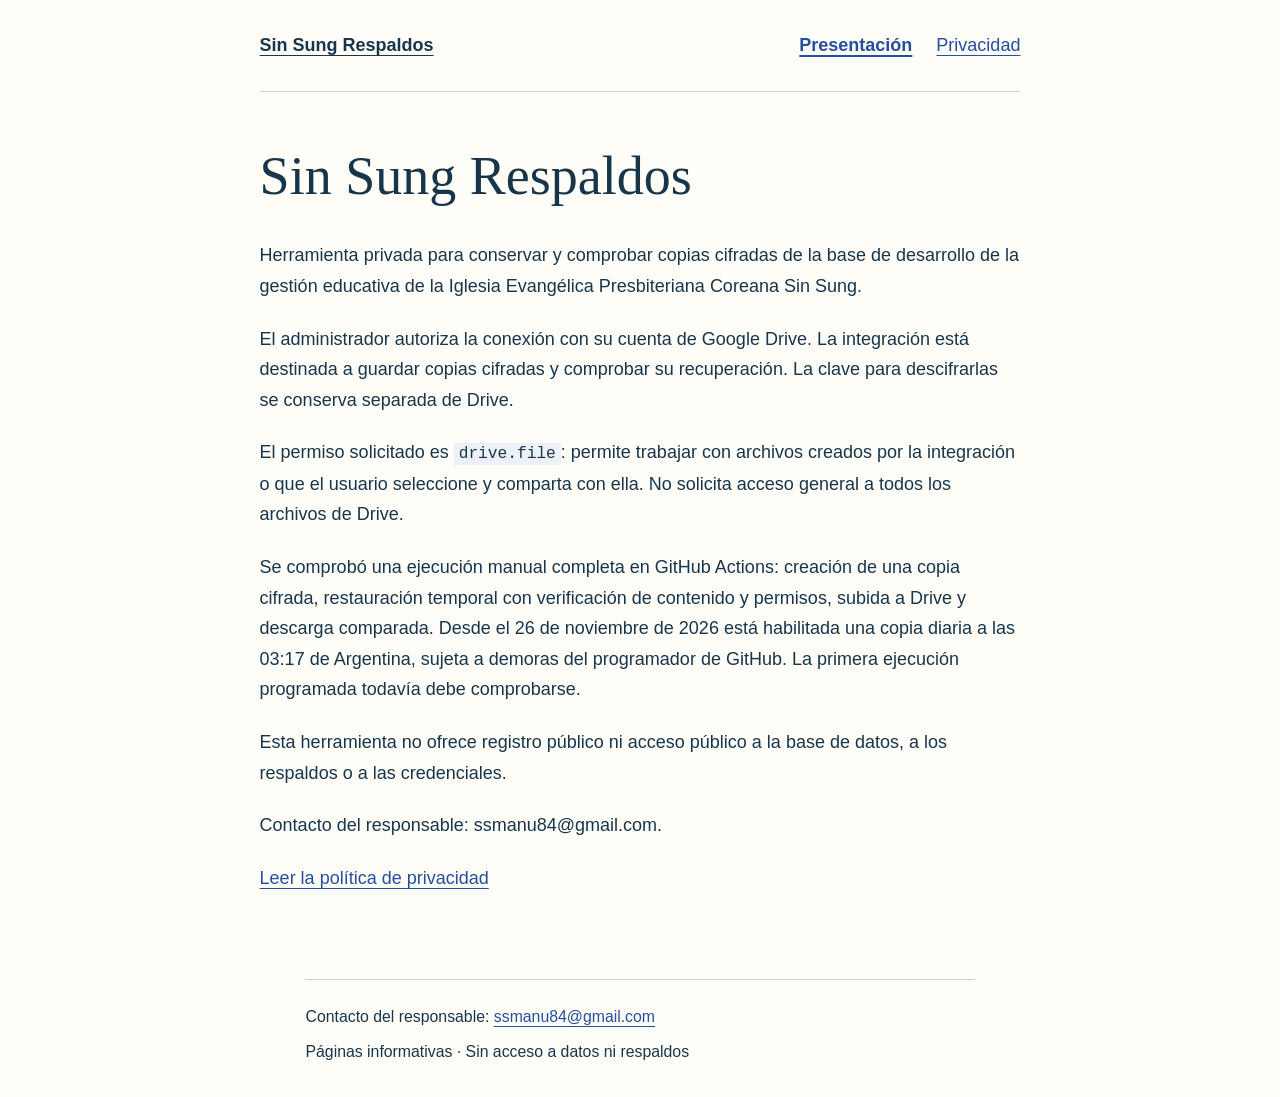
<file: index.html>
<!doctype html>
<html lang="es"><head><meta charset="utf-8"><meta name="viewport" content="width=device-width, initial-scale=1"><meta name="description" content="Información y privacidad de la herramienta privada Sin Sung Respaldos."><meta name="referrer" content="strict-origin-when-cross-origin"><title>Sin Sung Respaldos</title><link rel="stylesheet" href="./styles.css"></head>
<body><a class="skip" href="#contenido">Ir al contenido</a><header><a class="brand" href="./">Sin Sung Respaldos</a><nav aria-label="Información"><a href="./" aria-current="page">Presentación</a><a href="./privacidad/" >Privacidad</a></nav></header><main id="contenido"><h1>Sin Sung Respaldos</h1>
<p>Herramienta privada para conservar y comprobar copias cifradas de la base de desarrollo de la gestión educativa de la Iglesia Evangélica Presbiteriana Coreana Sin Sung.</p>
<p>El administrador autoriza la conexión con su cuenta de Google Drive. La integración está destinada a guardar copias cifradas y comprobar su recuperación. La clave para descifrarlas se conserva separada de Drive.</p>
<p>El permiso solicitado es <code>drive.file</code>: permite trabajar con archivos creados por la integración o que el usuario seleccione y comparta con ella. No solicita acceso general a todos los archivos de Drive.</p>
<p>Se comprobó una ejecución manual completa en GitHub Actions: creación de una copia cifrada, restauración temporal con verificación de contenido y permisos, subida a Drive y descarga comparada. Desde el 26 de noviembre de 2026 está habilitada una copia diaria a las 03:17 de Argentina, sujeta a demoras del programador de GitHub. La primera ejecución programada todavía debe comprobarse.</p>
<p>Esta herramienta no ofrece registro público ni acceso público a la base de datos, a los respaldos o a las credenciales.</p>
<p>Contacto del responsable: ssmanu84@gmail.com.</p>
<p><a href="./privacidad/">Leer la política de privacidad</a></p></main><footer><p>Contacto del responsable: <a href="mailto:ssmanu84@gmail.com">ssmanu84@gmail.com</a></p><p>Páginas informativas · Sin acceso a datos ni respaldos</p></footer></body></html>
</file>
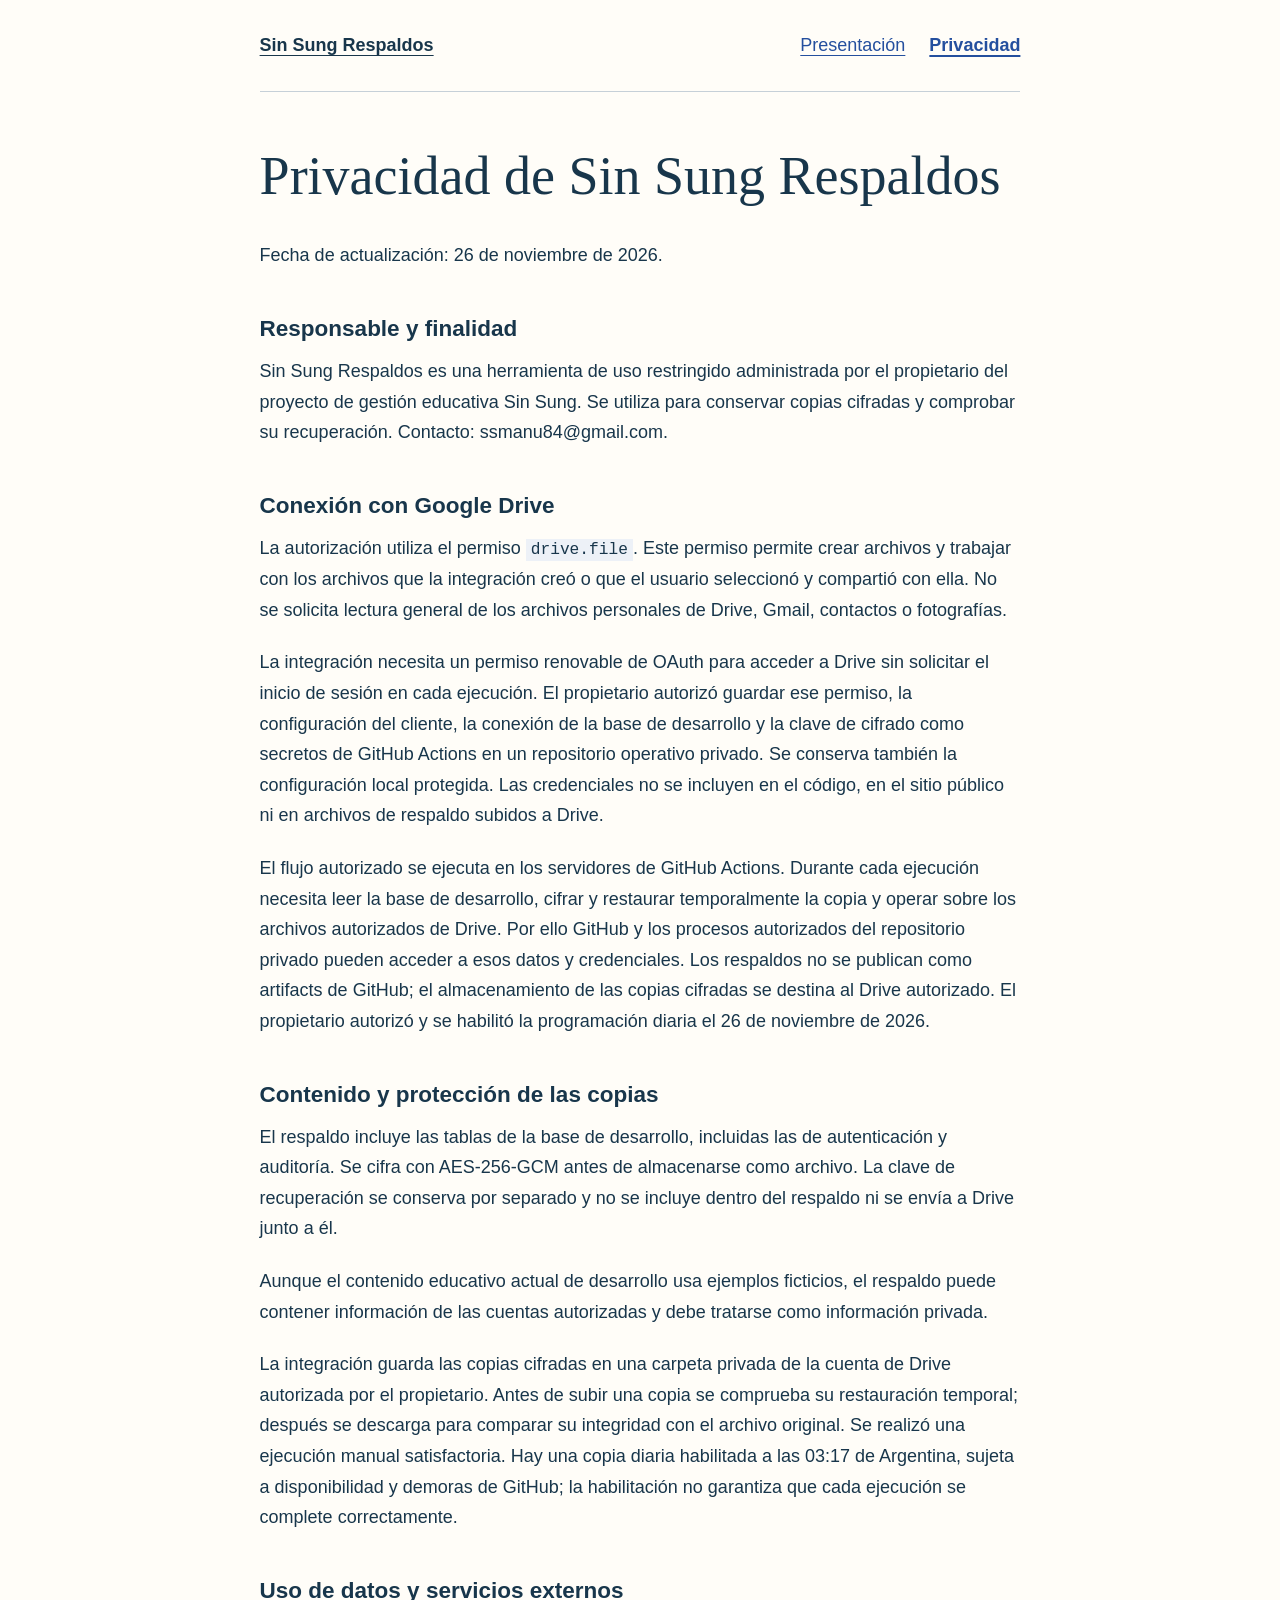
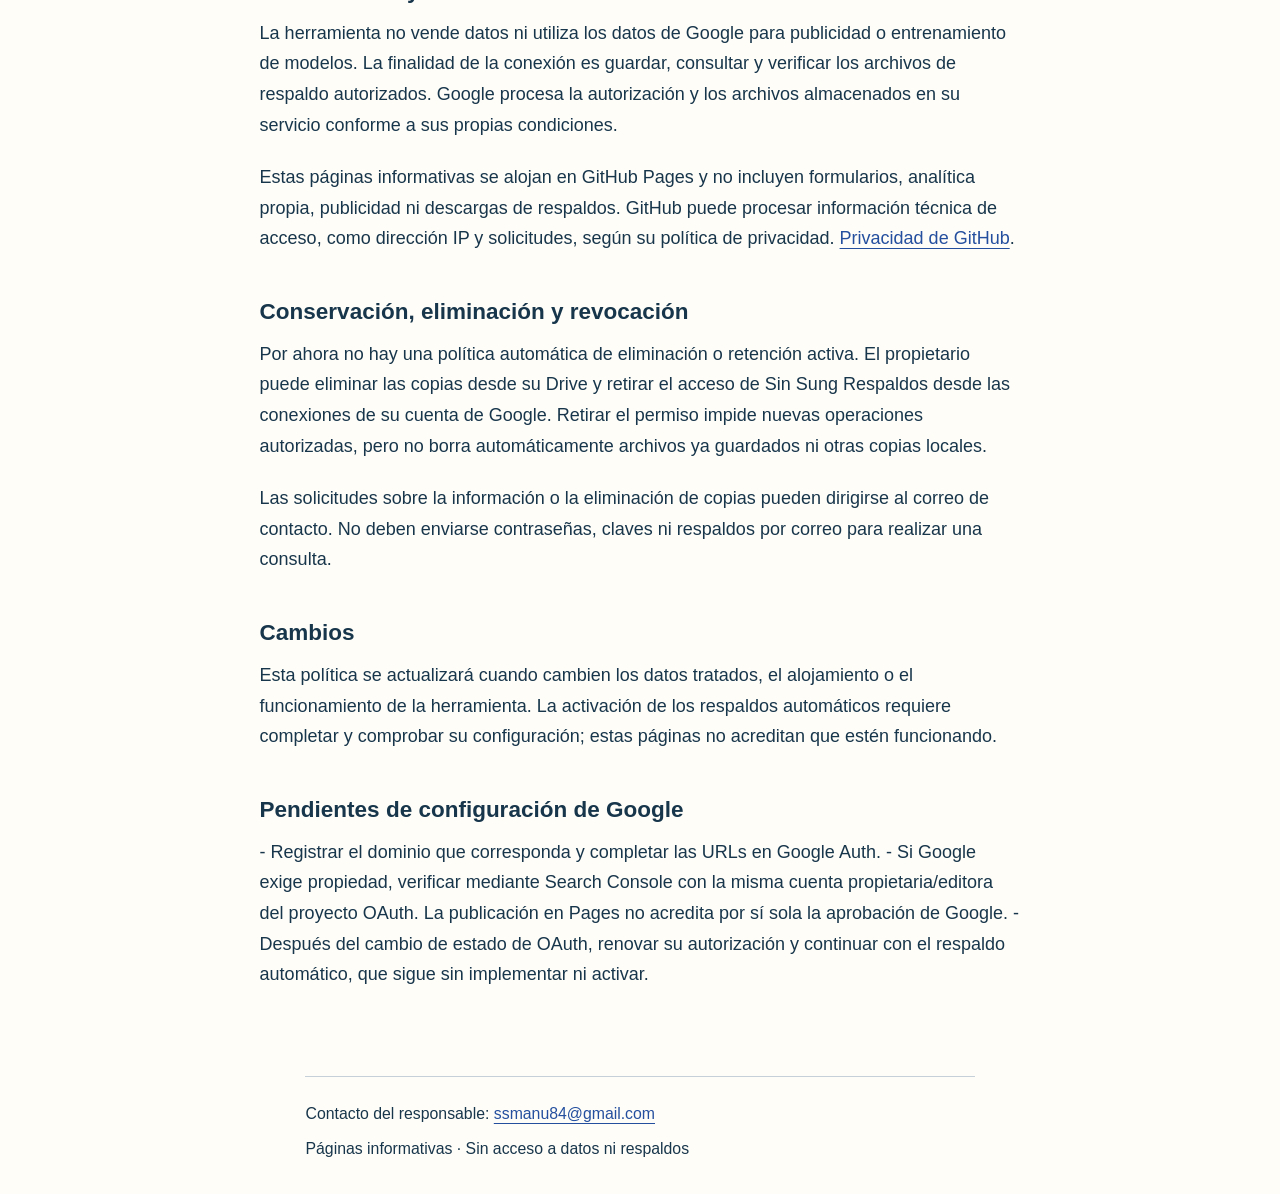
<file: privacidad/index.html>
<!doctype html>
<html lang="es"><head><meta charset="utf-8"><meta name="viewport" content="width=device-width, initial-scale=1"><meta name="description" content="Información y privacidad de la herramienta privada Sin Sung Respaldos."><meta name="referrer" content="strict-origin-when-cross-origin"><title>Privacidad · Sin Sung Respaldos</title><link rel="stylesheet" href="../styles.css"></head>
<body><a class="skip" href="#contenido">Ir al contenido</a><header><a class="brand" href="../">Sin Sung Respaldos</a><nav aria-label="Información"><a href="../" >Presentación</a><a href="../privacidad/" aria-current="page">Privacidad</a></nav></header><main id="contenido"><h1>Privacidad de Sin Sung Respaldos</h1>
<p>Fecha de actualización: 26 de noviembre de 2026.</p>
<h2>Responsable y finalidad</h2>
<p>Sin Sung Respaldos es una herramienta de uso restringido administrada por el propietario del proyecto de gestión educativa Sin Sung. Se utiliza para conservar copias cifradas y comprobar su recuperación. Contacto: ssmanu84@gmail.com.</p>
<h2>Conexión con Google Drive</h2>
<p>La autorización utiliza el permiso <code>drive.file</code>. Este permiso permite crear archivos y trabajar con los archivos que la integración creó o que el usuario seleccionó y compartió con ella. No se solicita lectura general de los archivos personales de Drive, Gmail, contactos o fotografías.</p>
<p>La integración necesita un permiso renovable de OAuth para acceder a Drive sin solicitar el inicio de sesión en cada ejecución. El propietario autorizó guardar ese permiso, la configuración del cliente, la conexión de la base de desarrollo y la clave de cifrado como secretos de GitHub Actions en un repositorio operativo privado. Se conserva también la configuración local protegida. Las credenciales no se incluyen en el código, en el sitio público ni en archivos de respaldo subidos a Drive.</p>
<p>El flujo autorizado se ejecuta en los servidores de GitHub Actions. Durante cada ejecución necesita leer la base de desarrollo, cifrar y restaurar temporalmente la copia y operar sobre los archivos autorizados de Drive. Por ello GitHub y los procesos autorizados del repositorio privado pueden acceder a esos datos y credenciales. Los respaldos no se publican como artifacts de GitHub; el almacenamiento de las copias cifradas se destina al Drive autorizado. El propietario autorizó y se habilitó la programación diaria el 26 de noviembre de 2026.</p>
<h2>Contenido y protección de las copias</h2>
<p>El respaldo incluye las tablas de la base de desarrollo, incluidas las de autenticación y auditoría. Se cifra con AES-256-GCM antes de almacenarse como archivo. La clave de recuperación se conserva por separado y no se incluye dentro del respaldo ni se envía a Drive junto a él.</p>
<p>Aunque el contenido educativo actual de desarrollo usa ejemplos ficticios, el respaldo puede contener información de las cuentas autorizadas y debe tratarse como información privada.</p>
<p>La integración guarda las copias cifradas en una carpeta privada de la cuenta de Drive autorizada por el propietario. Antes de subir una copia se comprueba su restauración temporal; después se descarga para comparar su integridad con el archivo original. Se realizó una ejecución manual satisfactoria. Hay una copia diaria habilitada a las 03:17 de Argentina, sujeta a disponibilidad y demoras de GitHub; la habilitación no garantiza que cada ejecución se complete correctamente.</p>
<h2>Uso de datos y servicios externos</h2>
<p>La herramienta no vende datos ni utiliza los datos de Google para publicidad o entrenamiento de modelos. La finalidad de la conexión es guardar, consultar y verificar los archivos de respaldo autorizados. Google procesa la autorización y los archivos almacenados en su servicio conforme a sus propias condiciones.</p>
<p>Estas páginas informativas se alojan en GitHub Pages y no incluyen formularios, analítica propia, publicidad ni descargas de respaldos. GitHub puede procesar información técnica de acceso, como dirección IP y solicitudes, según su política de privacidad. <a href="https://docs.github.com/en/site-policy/privacy-policies/github-general-privacy-statement">Privacidad de GitHub</a>.</p>
<h2>Conservación, eliminación y revocación</h2>
<p>Por ahora no hay una política automática de eliminación o retención activa. El propietario puede eliminar las copias desde su Drive y retirar el acceso de Sin Sung Respaldos desde las conexiones de su cuenta de Google. Retirar el permiso impide nuevas operaciones autorizadas, pero no borra automáticamente archivos ya guardados ni otras copias locales.</p>
<p>Las solicitudes sobre la información o la eliminación de copias pueden dirigirse al correo de contacto. No deben enviarse contraseñas, claves ni respaldos por correo para realizar una consulta.</p>
<h2>Cambios</h2>
<p>Esta política se actualizará cuando cambien los datos tratados, el alojamiento o el funcionamiento de la herramienta. La activación de los respaldos automáticos requiere completar y comprobar su configuración; estas páginas no acreditan que estén funcionando.</p>
<h2>Pendientes de configuración de Google</h2>
<p>- Registrar el dominio que corresponda y completar las URLs en Google Auth.
- Si Google exige propiedad, verificar mediante Search Console con la misma cuenta propietaria/editora del proyecto OAuth. La publicación en Pages no acredita por sí sola la aprobación de Google.
- Después del cambio de estado de OAuth, renovar su autorización y continuar con el respaldo automático, que sigue sin implementar ni activar.</p></main><footer><p>Contacto del responsable: <a href="mailto:ssmanu84@gmail.com">ssmanu84@gmail.com</a></p><p>Páginas informativas · Sin acceso a datos ni respaldos</p></footer></body></html>
</file>
<file: styles.css>
*{box-sizing:border-box}html{color-scheme:light;background:#fffdf8;color:#18364b;font-family:Arial,Helvetica,sans-serif;font-size:18px;line-height:1.7}body{margin:0}header,main,footer{width:min(100% - 48px,76ch);margin-inline:auto}header{padding-block:30px;display:flex;gap:24px;align-items:center;justify-content:space-between;border-bottom:1px solid #c6d0d8}.brand{font-weight:700;color:#18364b}nav{display:flex;gap:24px}a{color:#244f9e;text-underline-offset:4px}nav a[aria-current]{font-weight:700;text-decoration-thickness:2px}main{padding-block:52px 64px}h1,h2{color:#18364b;line-height:1.2;text-wrap:balance}h1{font-family:Georgia,serif;font-size:clamp(2.2rem,6vw,3rem);font-weight:400;margin:0 0 32px}h2{font-size:1.25rem;margin:44px 0 14px}p{margin:0 0 22px;overflow-wrap:anywhere}code{font-size:.9em;background:#edf1f7;padding:2px 5px}footer{font-size:.88rem;padding-block:24px;border-top:1px solid #c6d0d8}footer p{margin-bottom:8px}.skip{position:absolute;left:16px;top:-90px;background:#fff;padding:10px}.skip:focus{top:10px}a:focus-visible{outline:3px solid #244f9e;outline-offset:5px}a:hover{text-decoration-thickness:2px}::selection{background:#cddbf8;color:#18364b}@media(max-width:550px){header,main,footer{width:calc(100% - 36px)}header{align-items:flex-start;flex-direction:column;gap:12px}nav{gap:24px}main{padding-top:36px}h1{margin-bottom:24px}}
</file>
